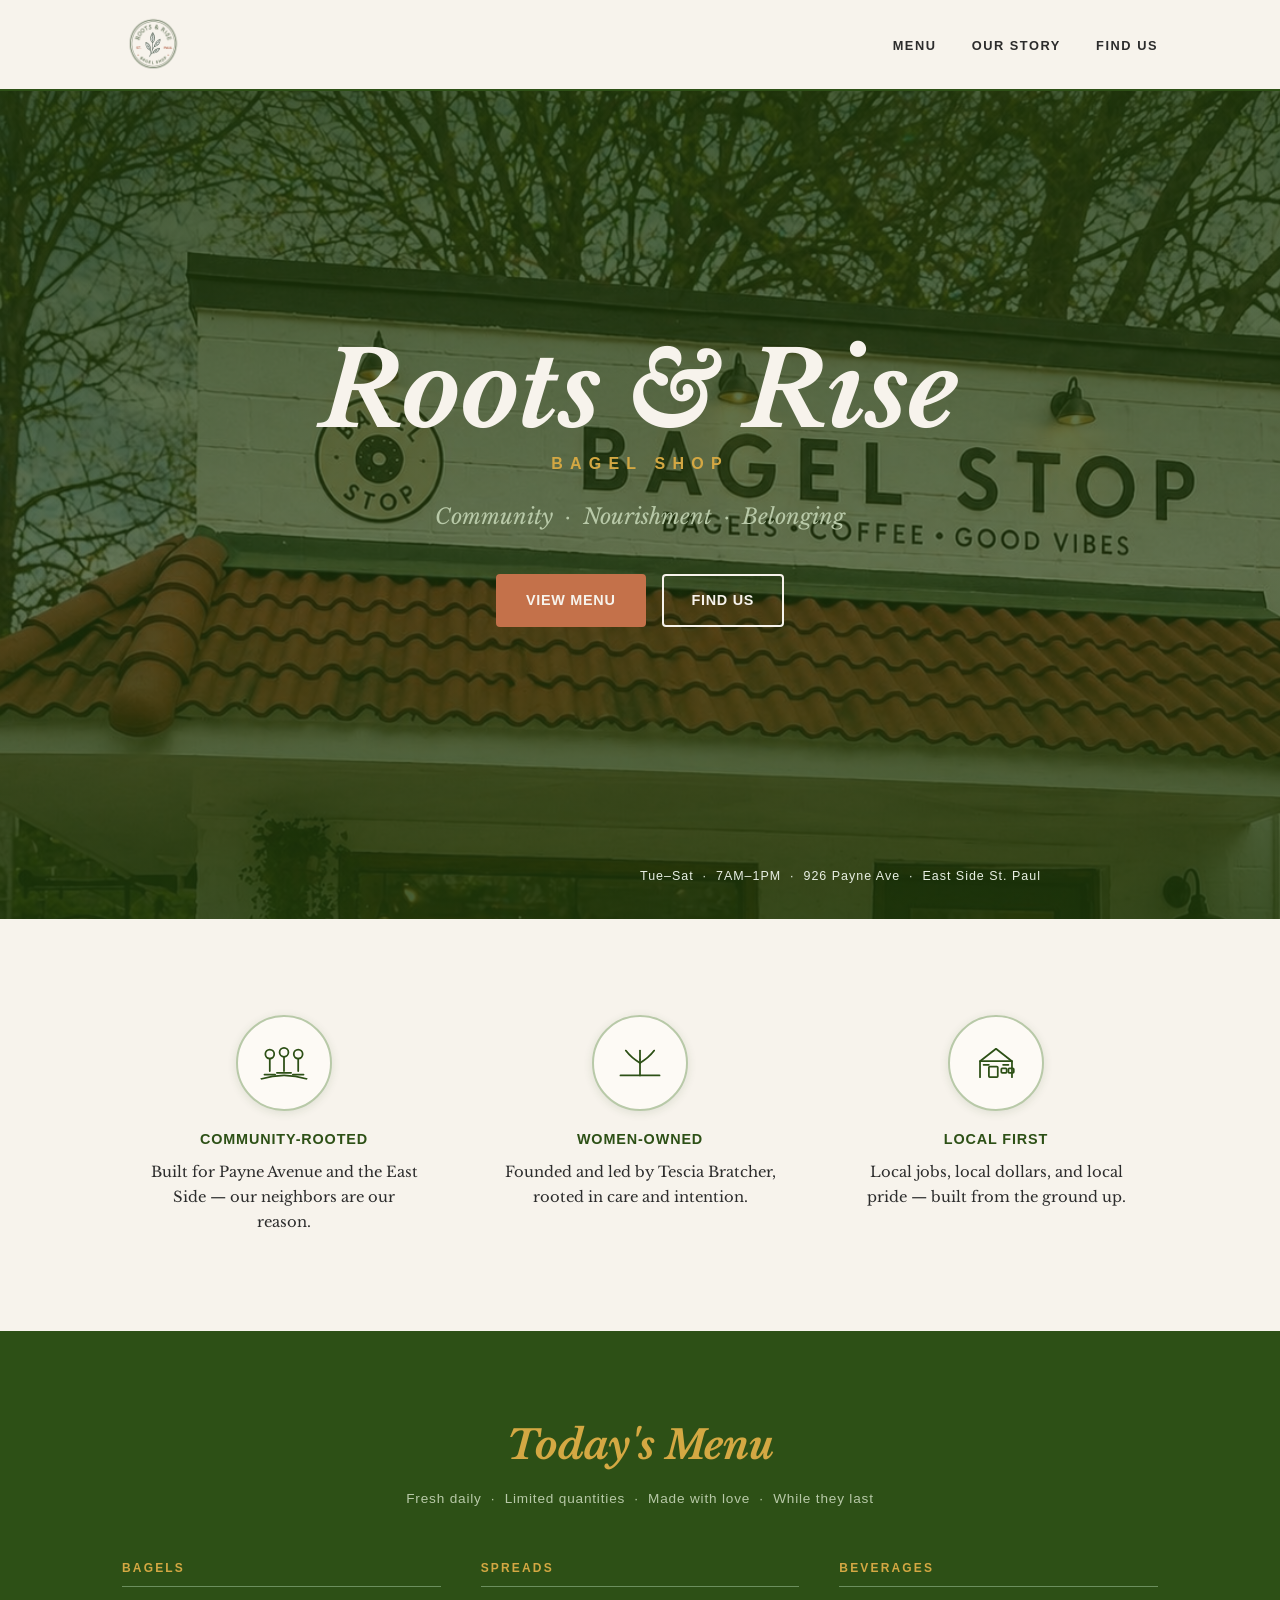
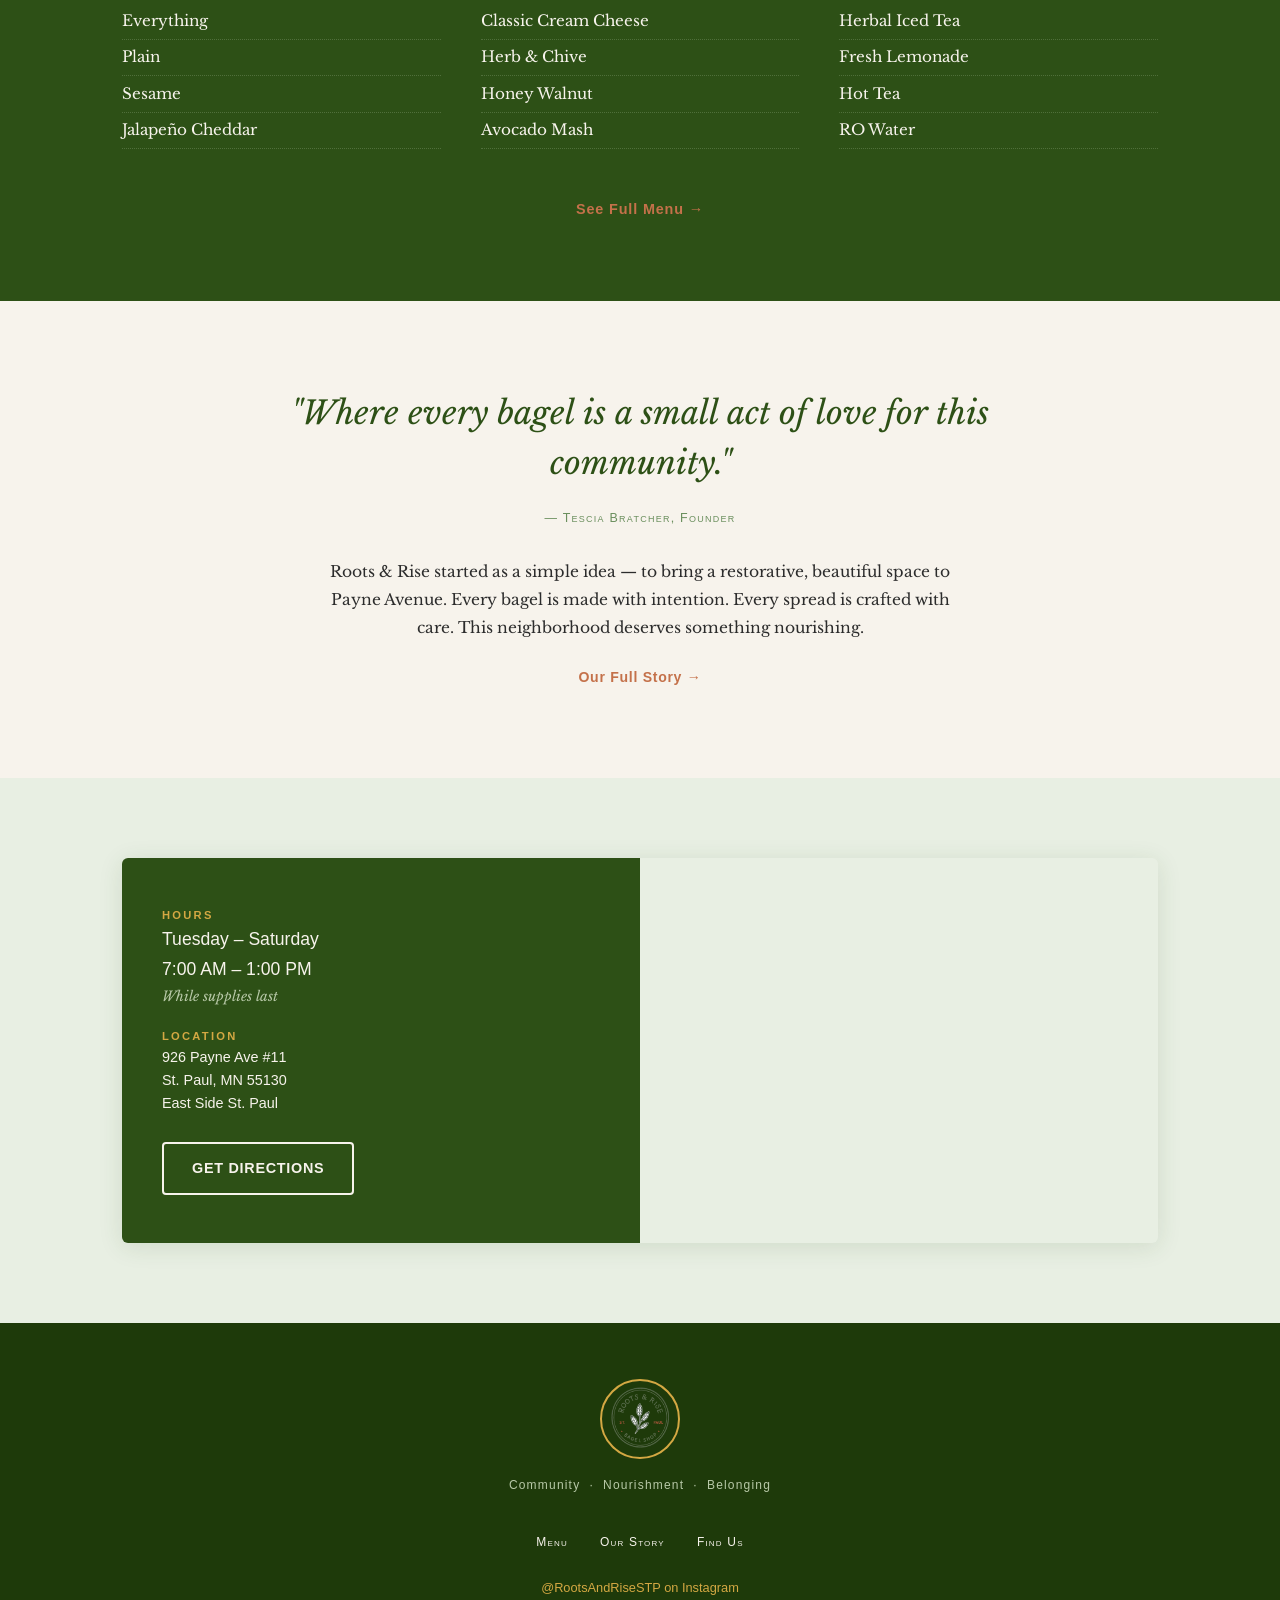
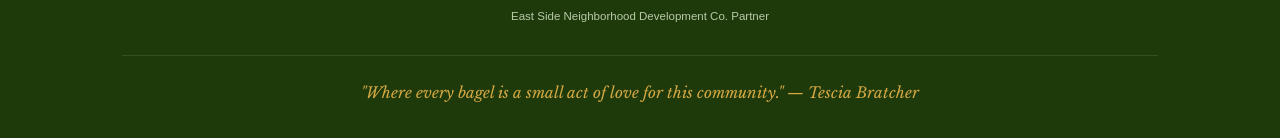
<file: index.html>
<!DOCTYPE html>
<html lang="en">
<head>
  <meta charset="UTF-8" />
  <meta name="viewport" content="width=device-width, initial-scale=1.0" />
  <title>Roots & Rise Bagel Shop — East Side St. Paul</title>
  <meta name="description" content="Women-owned, community-rooted grab-and-go bagel shop on Payne Avenue, East Side St. Paul, MN. Tue–Sat 7AM–1PM." />
  <link rel="preconnect" href="https://fonts.googleapis.com" />
  <link rel="preconnect" href="https://fonts.gstatic.com" crossorigin />
  <link href="https://fonts.googleapis.com/css2?family=Libre+Baskerville:ital,wght@0,400;0,700;1,400&display=swap" rel="stylesheet" />
  <link rel="stylesheet" href="style.css" />
</head>
<body>

  <!-- ===== NAVBAR ===== -->
  <nav class="navbar" role="navigation" aria-label="Main navigation">
    <div class="navbar__inner">
      <a href="index.html" class="navbar__logo" aria-label="Roots & Rise Bagel Shop — Home">
        <img src="images/logo.png" alt="Roots &amp; Rise Bagel Shop" class="navbar__logo-img" />
      </a>
      <ul class="navbar__links" role="list">
        <li><a href="menu.html">Menu</a></li>
        <li><a href="about.html">Our Story</a></li>
        <li><a href="contact.html">Find Us</a></li>
      </ul>
      <button class="navbar__hamburger" id="hamburger" aria-label="Toggle navigation" aria-expanded="false" aria-controls="navDrawer">
        <span></span>
        <span></span>
        <span></span>
      </button>
    </div>
    <div class="navbar__drawer" id="navDrawer" role="list">
      <a href="menu.html" role="listitem">Menu</a>
      <a href="about.html" role="listitem">Our Story</a>
      <a href="contact.html" role="listitem">Find Us</a>
    </div>
  </nav>

  <!-- ===== HERO ===== -->
  <section class="hero" aria-label="Hero">
    <div class="hero__content">
      <h1 class="hero__brand fade-up">Roots &amp; Rise</h1>
      <p class="hero__sub fade-up-delay-1">Bagel Shop</p>
      <p class="hero__tagline fade-up-delay-2">Community &nbsp;·&nbsp; Nourishment &nbsp;·&nbsp; Belonging</p>
      <div class="hero__ctas fade-up-delay-3">
        <a href="menu.html" class="btn-primary">View Menu</a>
        <a href="contact.html" class="btn-outline">Find Us</a>
      </div>
    </div>
    <p class="hero__footnote fade-up-delay-4">Tue–Sat &nbsp;·&nbsp; 7AM–1PM &nbsp;·&nbsp; 926 Payne Ave &nbsp;·&nbsp; East Side St. Paul</p>
  </section>

  <!-- ===== BRAND PILLARS ===== -->
  <section class="pillars" aria-label="Brand pillars">
    <div class="container">
      <div class="pillars__grid">
        <div class="pillar">
          <div class="pillar__icon" aria-hidden="true">
            <svg class="pillar__icon-svg" viewBox="0 0 64 64" role="presentation" focusable="false">
              <g fill="none" stroke="currentColor" stroke-width="2" stroke-linecap="round" stroke-linejoin="round">
                <path d="M6 50Q32 42 58 50" />
                <circle cx="16" cy="22" r="5" />
                <path d="M16 27v14M10 45h12" />
                <circle cx="32" cy="20" r="5" />
                <path d="M32 25v16M24 43h16" />
                <circle cx="48" cy="22" r="5" />
                <path d="M48 27v14M42 45h12" />
              </g>
            </svg>
          </div>
          <p class="pillar__label">Community-Rooted</p>
          <p class="pillar__body">Built for Payne Avenue and the East Side — our neighbors are our reason.</p>
        </div>
        <div class="pillar">
          <div class="pillar__icon" aria-hidden="true">
            <svg class="pillar__icon-svg" viewBox="0 0 64 64" role="presentation" focusable="false">
              <g fill="none" stroke="currentColor" stroke-width="2" stroke-linecap="round" stroke-linejoin="round">
                <path d="M10 46h44" />
                <path d="M32 46V28" />
                <path d="M32 32Q22 26 16 18" />
                <path d="M32 32Q42 26 48 18" />
                <path d="M32 28V18" />
              </g>
            </svg>
          </div>
          <p class="pillar__label">Women-Owned</p>
          <p class="pillar__body">Founded and led by Tescia Bratcher, rooted in care and intention.</p>
        </div>
        <div class="pillar">
          <div class="pillar__icon" aria-hidden="true">
            <svg class="pillar__icon-svg" viewBox="0 0 64 64" role="presentation" focusable="false">
              <g fill="none" stroke="currentColor" stroke-width="2" stroke-linecap="round" stroke-linejoin="round">
                <path d="M14 48V30h36v18" />
                <path d="M14 30 32 16l18 14" />
                <rect x="24" y="36" width="10" height="12" rx="1" />
                <rect x="38" y="38" width="6" height="5" rx="1" />
                <rect x="46" y="38" width="6" height="5" rx="1" />
                <path d="M18 34h6M40 34h6" />
              </g>
            </svg>
          </div>
          <p class="pillar__label">Local First</p>
          <p class="pillar__body">Local jobs, local dollars, and local pride — built from the ground up.</p>
        </div>
      </div>
    </div>
  </section>

  <!-- ===== MENU PREVIEW ===== -->
  <section class="menu-preview" aria-label="Menu preview">
    <div class="container">
      <h2 class="menu-preview__heading">Today's Menu</h2>
      <p class="menu-preview__sub">Fresh daily &nbsp;·&nbsp; Limited quantities &nbsp;·&nbsp; Made with love &nbsp;·&nbsp; While they last</p>
      <div class="menu-preview__grid">
        <div>
          <p class="menu-col__title">Bagels</p>
          <ul class="menu-col__items">
            <li>Everything</li>
            <li>Plain</li>
            <li>Sesame</li>
            <li>Jalapeño Cheddar</li>
          </ul>
        </div>
        <div>
          <p class="menu-col__title">Spreads</p>
          <ul class="menu-col__items">
            <li>Classic Cream Cheese</li>
            <li>Herb &amp; Chive</li>
            <li>Honey Walnut</li>
            <li>Avocado Mash</li>
          </ul>
        </div>
        <div>
          <p class="menu-col__title">Beverages</p>
          <ul class="menu-col__items">
            <li>Herbal Iced Tea</li>
            <li>Fresh Lemonade</li>
            <li>Hot Tea</li>
            <li>RO Water</li>
          </ul>
        </div>
      </div>
      <a href="menu.html" class="menu-preview__cta">See Full Menu &rarr;</a>
    </div>
  </section>

  <!-- ===== PULL QUOTE / ABOUT TEASER ===== -->
  <section class="pull-quote" aria-label="About teaser">
    <blockquote>
      <p class="pull-quote__text">"Where every bagel is a small act of love for this community."</p>
      <footer class="pull-quote__attribution">— Tescia Bratcher, Founder</footer>
    </blockquote>
    <p style="font-family:'Libre Baskerville',serif; font-size:0.97rem; color:var(--charcoal); max-width:620px; margin:1.8rem auto 0; text-align:center; line-height:1.8;">
      Roots &amp; Rise started as a simple idea — to bring a restorative, beautiful space to Payne Avenue. Every bagel is made with intention. Every spread is crafted with care. This neighborhood deserves something nourishing.
    </p>
    <a href="about.html" class="pull-quote__link">Our Full Story &rarr;</a>
  </section>

  <!-- ===== HOURS & LOCATION ===== -->
  <section class="location section-pad" aria-label="Hours and location">
    <div class="container">
      <div class="location__grid">
        <div class="location__card">
          <div>
            <p class="location__label">Hours</p>
            <p class="location__hours">Tuesday – Saturday<br>7:00 AM – 1:00 PM</p>
            <p class="location__note">While supplies last</p>
          </div>
          <div>
            <p class="location__label">Location</p>
            <p class="location__address">926 Payne Ave #11<br>St. Paul, MN 55130<br>East Side St. Paul</p>
          </div>
          <a href="contact.html" class="btn-outline" style="align-self:flex-start; margin-top:0.5rem;">Get Directions</a>
        </div>
        <div class="location__map">
          <iframe
            title="Roots and Rise Bagel Shop location map"
            src="https://www.google.com/maps/embed?pb=!1m18!1m12!1m3!1d2822.6!2d-93.0697!3d44.9538!2m3!1f0!2f0!3f0!3m2!1i1024!2i768!4f13.1!3m3!1m2!1s0x87f6290c8c6d4c6f%3A0x7a0000000000001!2s926+Payne+Ave%2C+St.+Paul%2C+MN+55130!5e0!3m2!1sen!2sus!4v1700000000000"
            allowfullscreen=""
            loading="lazy"
            referrerpolicy="no-referrer-when-downgrade">
          </iframe>
        </div>
      </div>
    </div>
  </section>

  <!-- ===== FOOTER ===== -->
  <footer class="footer" role="contentinfo">
    <div class="container">
      <img src="images/logo.png" alt="Roots &amp; Rise Bagel Shop" class="footer__logo-img" />
      <p class="footer__tagline">Community &nbsp;·&nbsp; Nourishment &nbsp;·&nbsp; Belonging</p>
      <nav aria-label="Footer navigation">
        <ul class="footer__nav">
          <li><a href="menu.html">Menu</a></li>
          <li><a href="about.html">Our Story</a></li>
          <li><a href="contact.html">Find Us</a></li>
        </ul>
      </nav>
      <p class="footer__instagram">@RootsAndRiseSTP on Instagram</p>
      <p class="footer__partner">East Side Neighborhood Development Co. Partner</p>
      <p class="footer__bottom-quote">"Where every bagel is a small act of love for this community." — Tescia Bratcher</p>
    </div>
  </footer>

  <script>
    const hamburger = document.getElementById('hamburger');
    const navDrawer = document.getElementById('navDrawer');
    hamburger.addEventListener('click', function () {
      const isOpen = navDrawer.classList.toggle('open');
      hamburger.setAttribute('aria-expanded', isOpen);
    });
  </script>

</body>
</html>
</file>
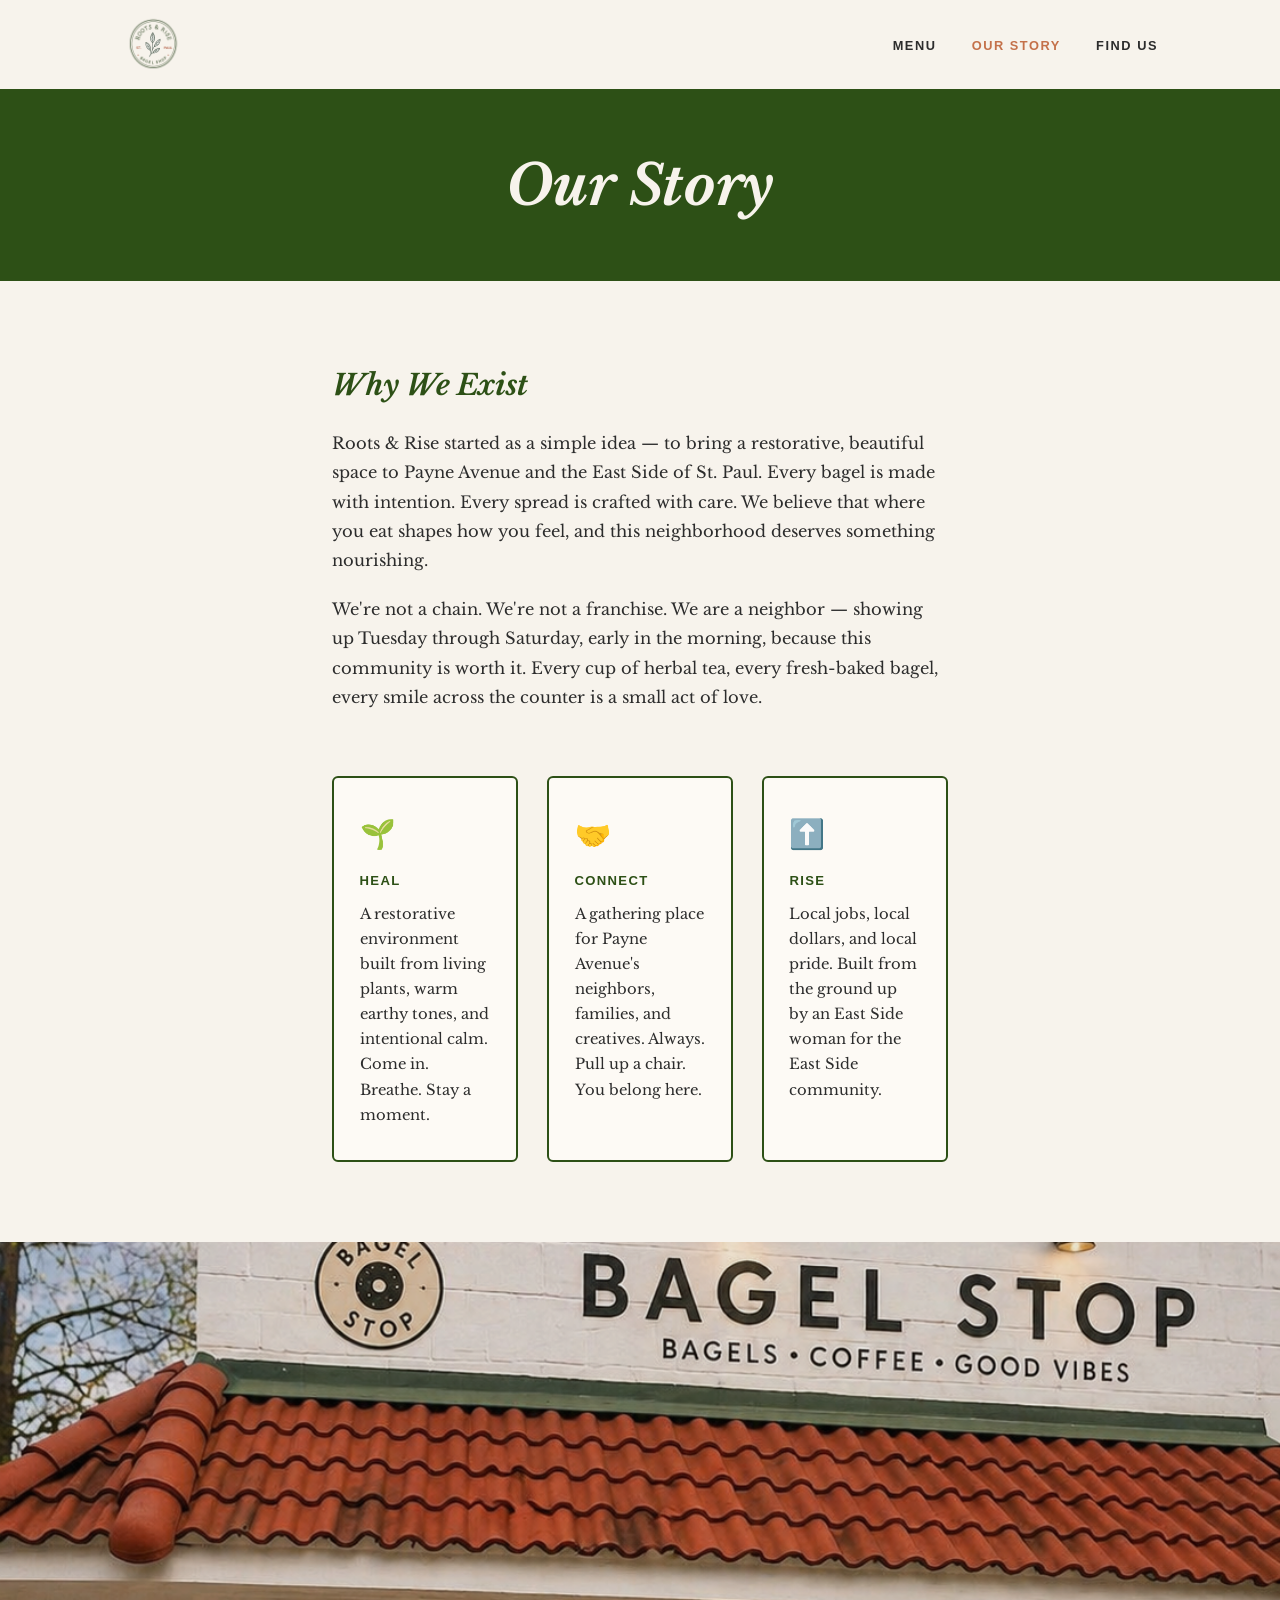
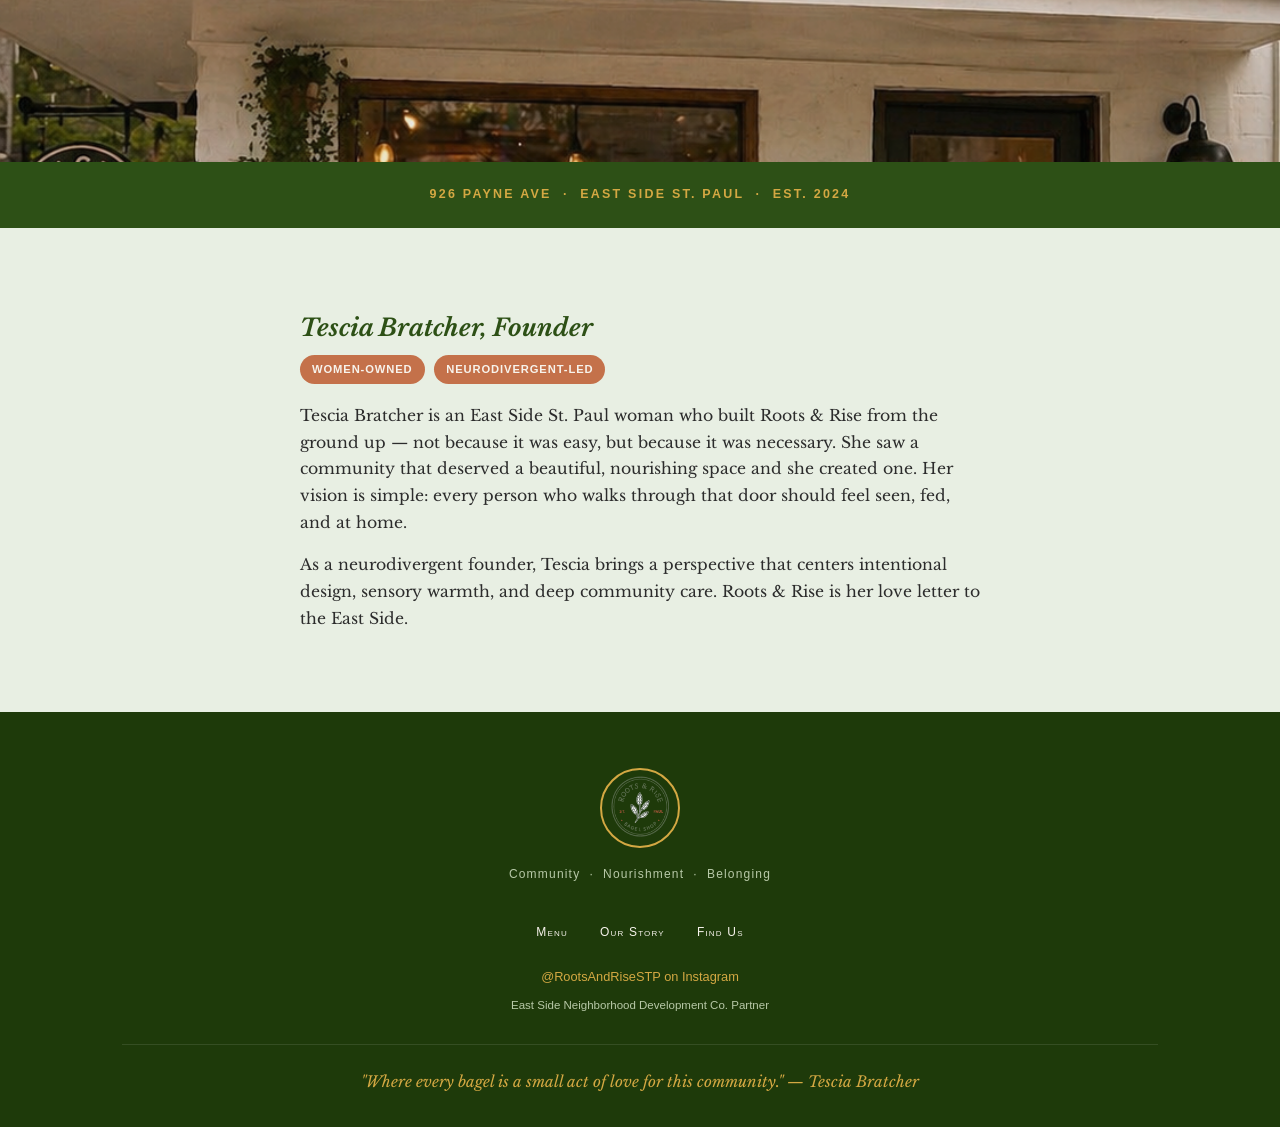
<file: about.html>
<!DOCTYPE html>
<html lang="en">
<head>
  <meta charset="UTF-8" />
  <meta name="viewport" content="width=device-width, initial-scale=1.0" />
  <title>Our Story — Roots & Rise Bagel Shop</title>
  <meta name="description" content="Learn about Roots & Rise — a women-owned, neurodivergent-led bagel shop on Payne Avenue, East Side St. Paul, MN, founded by Tescia Bratcher." />
  <link rel="preconnect" href="https://fonts.googleapis.com" />
  <link rel="preconnect" href="https://fonts.gstatic.com" crossorigin />
  <link href="https://fonts.googleapis.com/css2?family=Libre+Baskerville:ital,wght@0,400;0,700;1,400&display=swap" rel="stylesheet" />
  <link rel="stylesheet" href="style.css" />
</head>
<body>

  <!-- ===== NAVBAR ===== -->
  <nav class="navbar" role="navigation" aria-label="Main navigation">
    <div class="navbar__inner">
      <a href="index.html" class="navbar__logo" aria-label="Roots & Rise Bagel Shop — Home">
        <img src="images/logo.png" alt="Roots &amp; Rise Bagel Shop" class="navbar__logo-img" />
      </a>
      <ul class="navbar__links" role="list">
        <li><a href="menu.html">Menu</a></li>
        <li><a href="about.html" class="active">Our Story</a></li>
        <li><a href="contact.html">Find Us</a></li>
      </ul>
      <button class="navbar__hamburger" id="hamburger" aria-label="Toggle navigation" aria-expanded="false" aria-controls="navDrawer">
        <span></span>
        <span></span>
        <span></span>
      </button>
    </div>
    <div class="navbar__drawer" id="navDrawer" role="list">
      <a href="menu.html" role="listitem">Menu</a>
      <a href="about.html" role="listitem">Our Story</a>
      <a href="contact.html" role="listitem">Find Us</a>
    </div>
  </nav>

  <!-- ===== PAGE HERO ===== -->
  <section class="page-hero" aria-label="Our Story hero">
    <h1 class="page-hero__heading fade-up">Our Story</h1>
  </section>

  <!-- ===== STORY SECTION ===== -->
  <main>
    <section class="story-section" aria-labelledby="why-we-exist">
      <div class="container" style="max-width: 680px;">
        <h2 class="story-section__heading" id="why-we-exist">Why We Exist</h2>
        <p class="story-section__body">
          Roots &amp; Rise started as a simple idea — to bring a restorative, beautiful space to Payne Avenue and the East Side of St. Paul. Every bagel is made with intention. Every spread is crafted with care. We believe that where you eat shapes how you feel, and this neighborhood deserves something nourishing.
        </p>
        <p class="story-section__body" style="margin-top:1.2rem;">
          We're not a chain. We're not a franchise. We are a neighbor — showing up Tuesday through Saturday, early in the morning, because this community is worth it. Every cup of herbal tea, every fresh-baked bagel, every smile across the counter is a small act of love.
        </p>

        <!-- Pillar Cards -->
        <div class="pillar-cards">
          <div class="pillar-card">
            <div class="pillar-card__icon" aria-hidden="true">🌱</div>
            <p class="pillar-card__title">Heal</p>
            <p class="pillar-card__body">A restorative environment built from living plants, warm earthy tones, and intentional calm. Come in. Breathe. Stay a moment.</p>
          </div>
          <div class="pillar-card">
            <div class="pillar-card__icon" aria-hidden="true">🤝</div>
            <p class="pillar-card__title">Connect</p>
            <p class="pillar-card__body">A gathering place for Payne Avenue's neighbors, families, and creatives. Always. Pull up a chair. You belong here.</p>
          </div>
          <div class="pillar-card">
            <div class="pillar-card__icon" aria-hidden="true">⬆️</div>
            <p class="pillar-card__title">Rise</p>
            <p class="pillar-card__body">Local jobs, local dollars, and local pride. Built from the ground up by an East Side woman for the East Side community.</p>
          </div>
        </div>
      </div>
    </section>

    <!-- ===== BUILDING PHOTO ===== -->
    <section class="our-space" aria-label="Our shop">
      <img src="images/building.png" alt="Roots &amp; Rise Bagel Shop on Payne Avenue, East Side St. Paul" class="our-space__img" />
      <div class="our-space__caption">
        <p class="our-space__caption-text">926 Payne Ave &nbsp;·&nbsp; East Side St. Paul &nbsp;·&nbsp; Est. 2024</p>
      </div>
    </section>

    <!-- ===== FOUNDER SECTION ===== -->
    <section class="founder-section" aria-labelledby="founder-heading">
      <div class="founder-section__inner">
        <h2 class="founder-section__name" id="founder-heading">Tescia Bratcher, Founder</h2>
        <div class="founder-section__badges">
          <span class="badge">Women-Owned</span>
          <span class="badge">Neurodivergent-Led</span>
        </div>
        <p class="founder-section__bio">
          Tescia Bratcher is an East Side St. Paul woman who built Roots &amp; Rise from the ground up — not because it was easy, but because it was necessary. She saw a community that deserved a beautiful, nourishing space and she created one. Her vision is simple: every person who walks through that door should feel seen, fed, and at home.
        </p>
        <p class="founder-section__bio" style="margin-top:1rem;">
          As a neurodivergent founder, Tescia brings a perspective that centers intentional design, sensory warmth, and deep community care. Roots &amp; Rise is her love letter to the East Side.
        </p>
      </div>
    </section>
  </main>

  <!-- ===== FOOTER ===== -->
  <footer class="footer" role="contentinfo">
    <div class="container">
      <img src="images/logo.png" alt="Roots &amp; Rise Bagel Shop" class="footer__logo-img" />
      <p class="footer__tagline">Community &nbsp;·&nbsp; Nourishment &nbsp;·&nbsp; Belonging</p>
      <nav aria-label="Footer navigation">
        <ul class="footer__nav">
          <li><a href="menu.html">Menu</a></li>
          <li><a href="about.html">Our Story</a></li>
          <li><a href="contact.html">Find Us</a></li>
        </ul>
      </nav>
      <p class="footer__instagram">@RootsAndRiseSTP on Instagram</p>
      <p class="footer__partner">East Side Neighborhood Development Co. Partner</p>
      <p class="footer__bottom-quote">"Where every bagel is a small act of love for this community." — Tescia Bratcher</p>
    </div>
  </footer>

  <script>
    const hamburger = document.getElementById('hamburger');
    const navDrawer = document.getElementById('navDrawer');
    hamburger.addEventListener('click', function () {
      const isOpen = navDrawer.classList.toggle('open');
      hamburger.setAttribute('aria-expanded', isOpen);
    });
  </script>

</body>
</html>
</file>
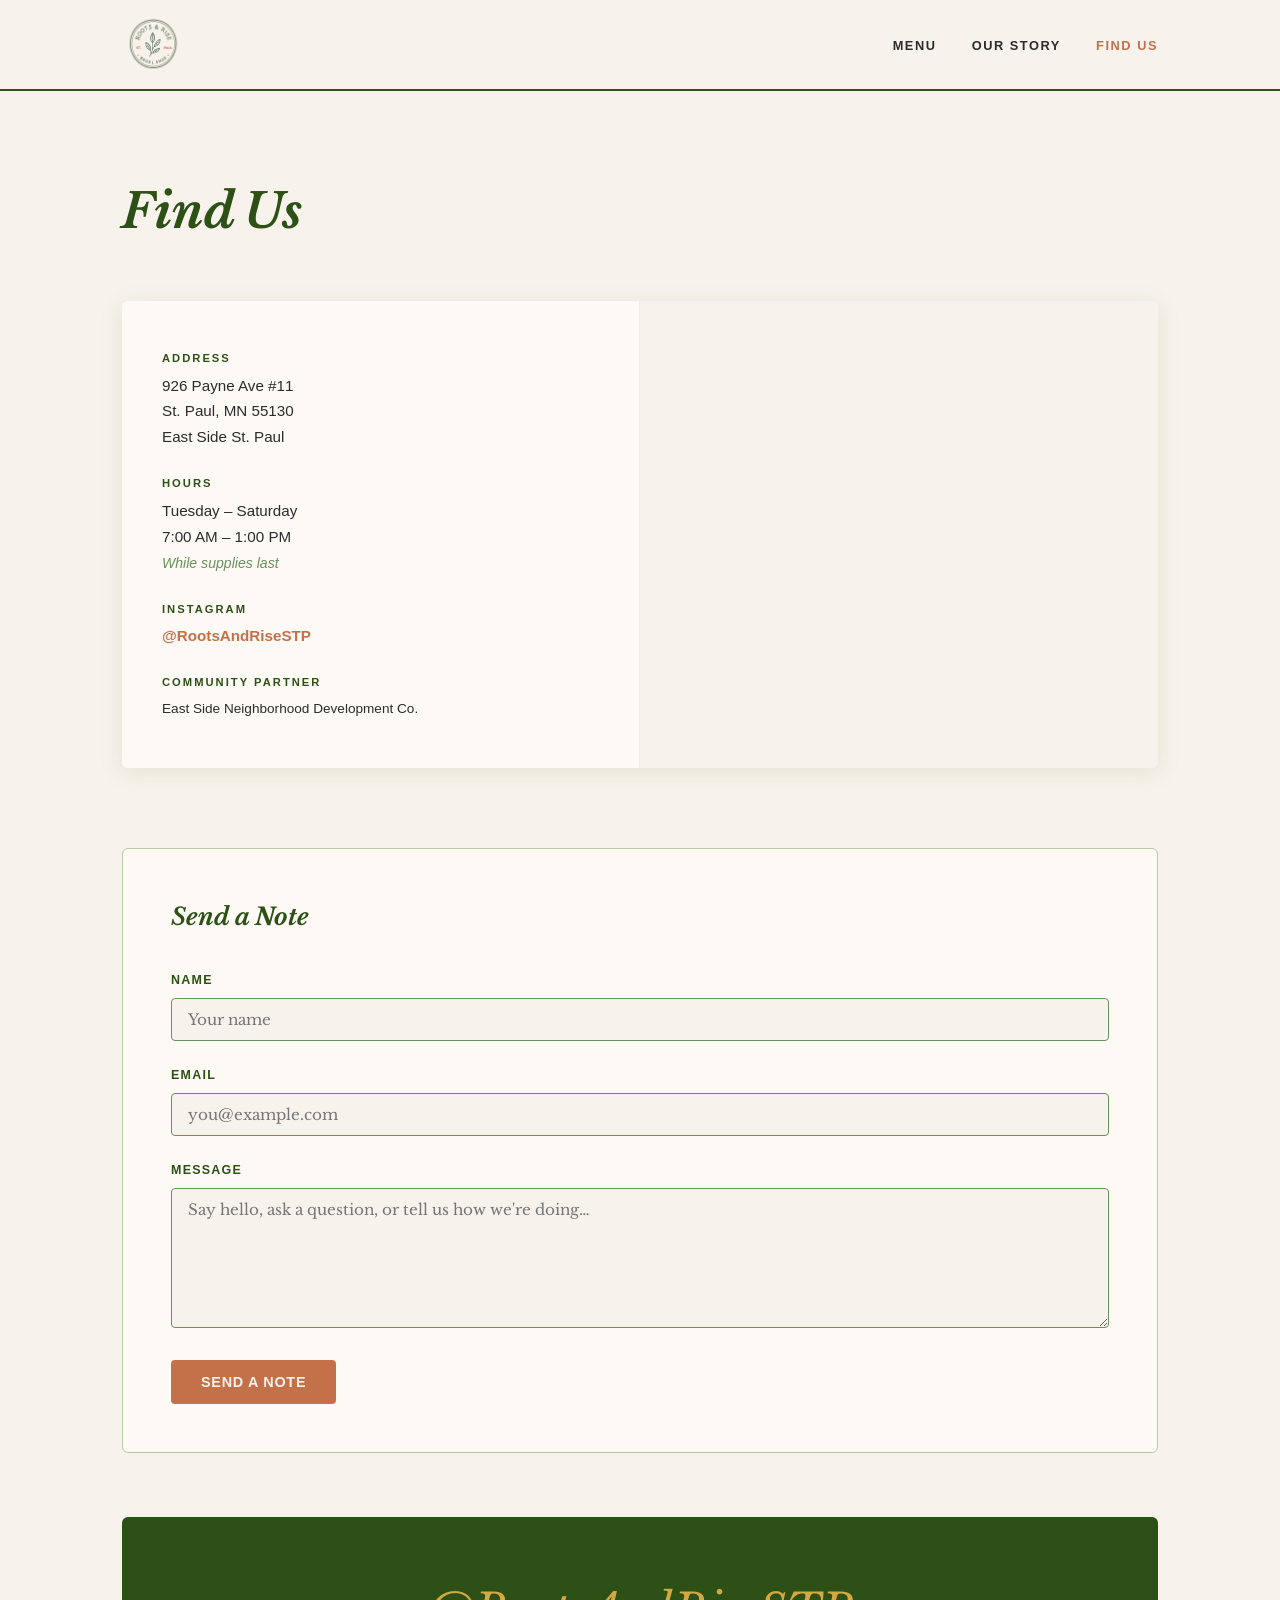
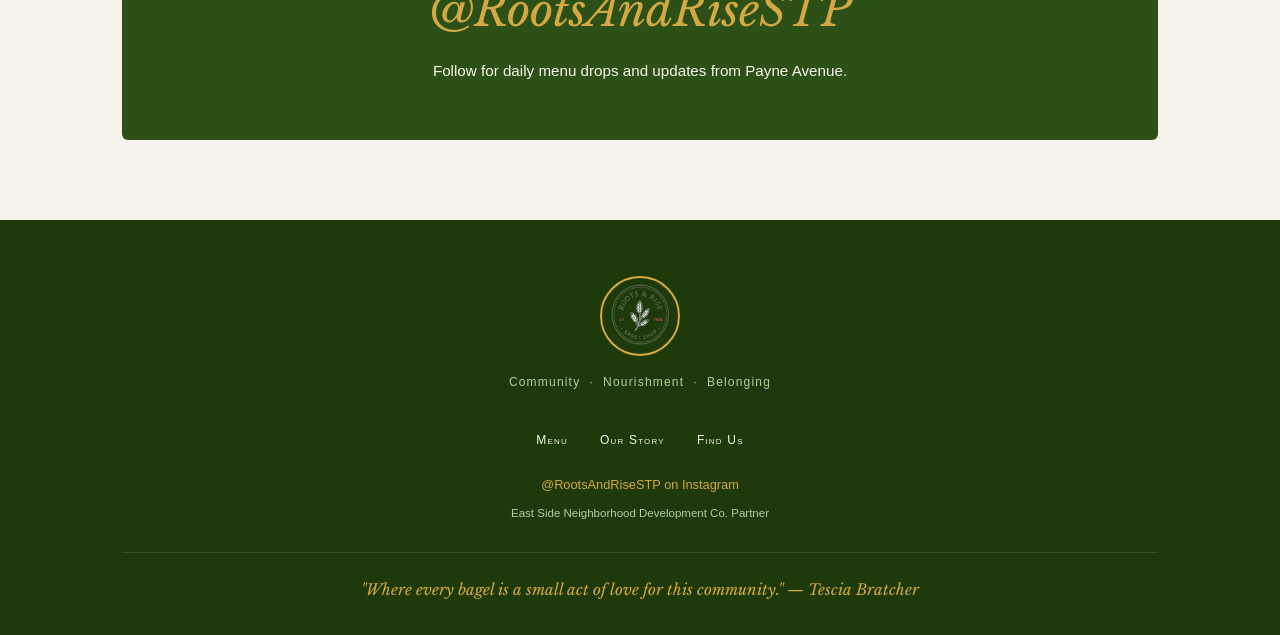
<file: contact.html>
<!DOCTYPE html>
<html lang="en">
<head>
  <meta charset="UTF-8" />
  <meta name="viewport" content="width=device-width, initial-scale=1.0" />
  <title>Find Us — Roots & Rise Bagel Shop</title>
  <meta name="description" content="Find Roots & Rise Bagel Shop at 926 Payne Ave #11, St. Paul MN 55130. Open Tue–Sat 7AM–1PM. Follow @RootsAndRiseSTP on Instagram." />
  <link rel="preconnect" href="https://fonts.googleapis.com" />
  <link rel="preconnect" href="https://fonts.gstatic.com" crossorigin />
  <link href="https://fonts.googleapis.com/css2?family=Libre+Baskerville:ital,wght@0,400;0,700;1,400&display=swap" rel="stylesheet" />
  <link rel="stylesheet" href="style.css" />
</head>
<body>

  <!-- ===== NAVBAR ===== -->
  <nav class="navbar" role="navigation" aria-label="Main navigation">
    <div class="navbar__inner">
      <a href="index.html" class="navbar__logo" aria-label="Roots & Rise Bagel Shop — Home">
        <img src="images/logo.png" alt="Roots &amp; Rise Bagel Shop" class="navbar__logo-img" />
      </a>
      <ul class="navbar__links" role="list">
        <li><a href="menu.html">Menu</a></li>
        <li><a href="about.html">Our Story</a></li>
        <li><a href="contact.html" class="active">Find Us</a></li>
      </ul>
      <button class="navbar__hamburger" id="hamburger" aria-label="Toggle navigation" aria-expanded="false" aria-controls="navDrawer">
        <span></span>
        <span></span>
        <span></span>
      </button>
    </div>
    <div class="navbar__drawer" id="navDrawer" role="list">
      <a href="menu.html" role="listitem">Menu</a>
      <a href="about.html" role="listitem">Our Story</a>
      <a href="contact.html" role="listitem">Find Us</a>
    </div>
  </nav>

  <!-- ===== CONTACT PAGE ===== -->
  <main class="contact-page" aria-label="Contact and location">
    <div class="container">
      <h1 class="contact-page__heading fade-up">Find Us</h1>

      <!-- Info + Map Grid -->
      <div class="contact-info-grid">
        <div class="contact-info">
          <p class="contact-info__label">Address</p>
          <p class="contact-info__value">926 Payne Ave #11<br>St. Paul, MN 55130<br>East Side St. Paul</p>

          <p class="contact-info__label">Hours</p>
          <p class="contact-info__value">Tuesday – Saturday<br>7:00 AM – 1:00 PM<br><span style="font-style:italic; color:var(--sage); font-size:0.88rem;">While supplies last</span></p>

          <p class="contact-info__label">Instagram</p>
          <p class="contact-info__instagram">@RootsAndRiseSTP</p>

          <p class="contact-info__label" style="margin-top:1.5rem;">Community Partner</p>
          <p class="contact-info__value" style="font-size:0.85rem;">East Side Neighborhood Development Co.</p>
        </div>
        <div class="contact-map">
          <iframe
            title="Roots and Rise Bagel Shop location map"
            src="https://www.google.com/maps/embed?pb=!1m18!1m12!1m3!1d2822.6!2d-93.0697!3d44.9538!2m3!1f0!2f0!3f0!3m2!1i1024!2i768!4f13.1!3m3!1m2!1s0x87f6290c8c6d4c6f%3A0x7a0000000000001!2s926+Payne+Ave%2C+St.+Paul%2C+MN+55130!5e0!3m2!1sen!2sus!4v1700000000000"
            allowfullscreen=""
            loading="lazy"
            referrerpolicy="no-referrer-when-downgrade">
          </iframe>
        </div>
      </div>

      <!-- Contact Form -->
      <div class="contact-form-section">
        <h2 class="contact-form-section__heading">Send a Note</h2>
        <form action="mailto:hello@rootsandrise.com" method="post" enctype="text/plain" novalidate>
          <div class="form-field">
            <label for="name">Name</label>
            <input type="text" id="name" name="name" placeholder="Your name" autocomplete="name" required />
          </div>
          <div class="form-field">
            <label for="email">Email</label>
            <input type="email" id="email" name="email" placeholder="you@example.com" autocomplete="email" required />
          </div>
          <div class="form-field">
            <label for="message">Message</label>
            <textarea id="message" name="message" placeholder="Say hello, ask a question, or tell us how we're doing…" required></textarea>
          </div>
          <button type="submit" class="btn-primary">Send a Note</button>
        </form>
      </div>

      <!-- Instagram CTA -->
      <div class="instagram-cta" role="complementary" aria-label="Instagram call to action">
        <p class="instagram-cta__handle">@RootsAndRiseSTP</p>
        <p class="instagram-cta__caption">Follow for daily menu drops and updates from Payne Avenue.</p>
      </div>

    </div>
  </main>

  <!-- ===== FOOTER ===== -->
  <footer class="footer" role="contentinfo">
    <div class="container">
      <img src="images/logo.png" alt="Roots &amp; Rise Bagel Shop" class="footer__logo-img" />
      <p class="footer__tagline">Community &nbsp;·&nbsp; Nourishment &nbsp;·&nbsp; Belonging</p>
      <nav aria-label="Footer navigation">
        <ul class="footer__nav">
          <li><a href="menu.html">Menu</a></li>
          <li><a href="about.html">Our Story</a></li>
          <li><a href="contact.html">Find Us</a></li>
        </ul>
      </nav>
      <p class="footer__instagram">@RootsAndRiseSTP on Instagram</p>
      <p class="footer__partner">East Side Neighborhood Development Co. Partner</p>
      <p class="footer__bottom-quote">"Where every bagel is a small act of love for this community." — Tescia Bratcher</p>
    </div>
  </footer>

  <script>
    const hamburger = document.getElementById('hamburger');
    const navDrawer = document.getElementById('navDrawer');
    hamburger.addEventListener('click', function () {
      const isOpen = navDrawer.classList.toggle('open');
      hamburger.setAttribute('aria-expanded', isOpen);
    });
  </script>

</body>
</html>
</file>
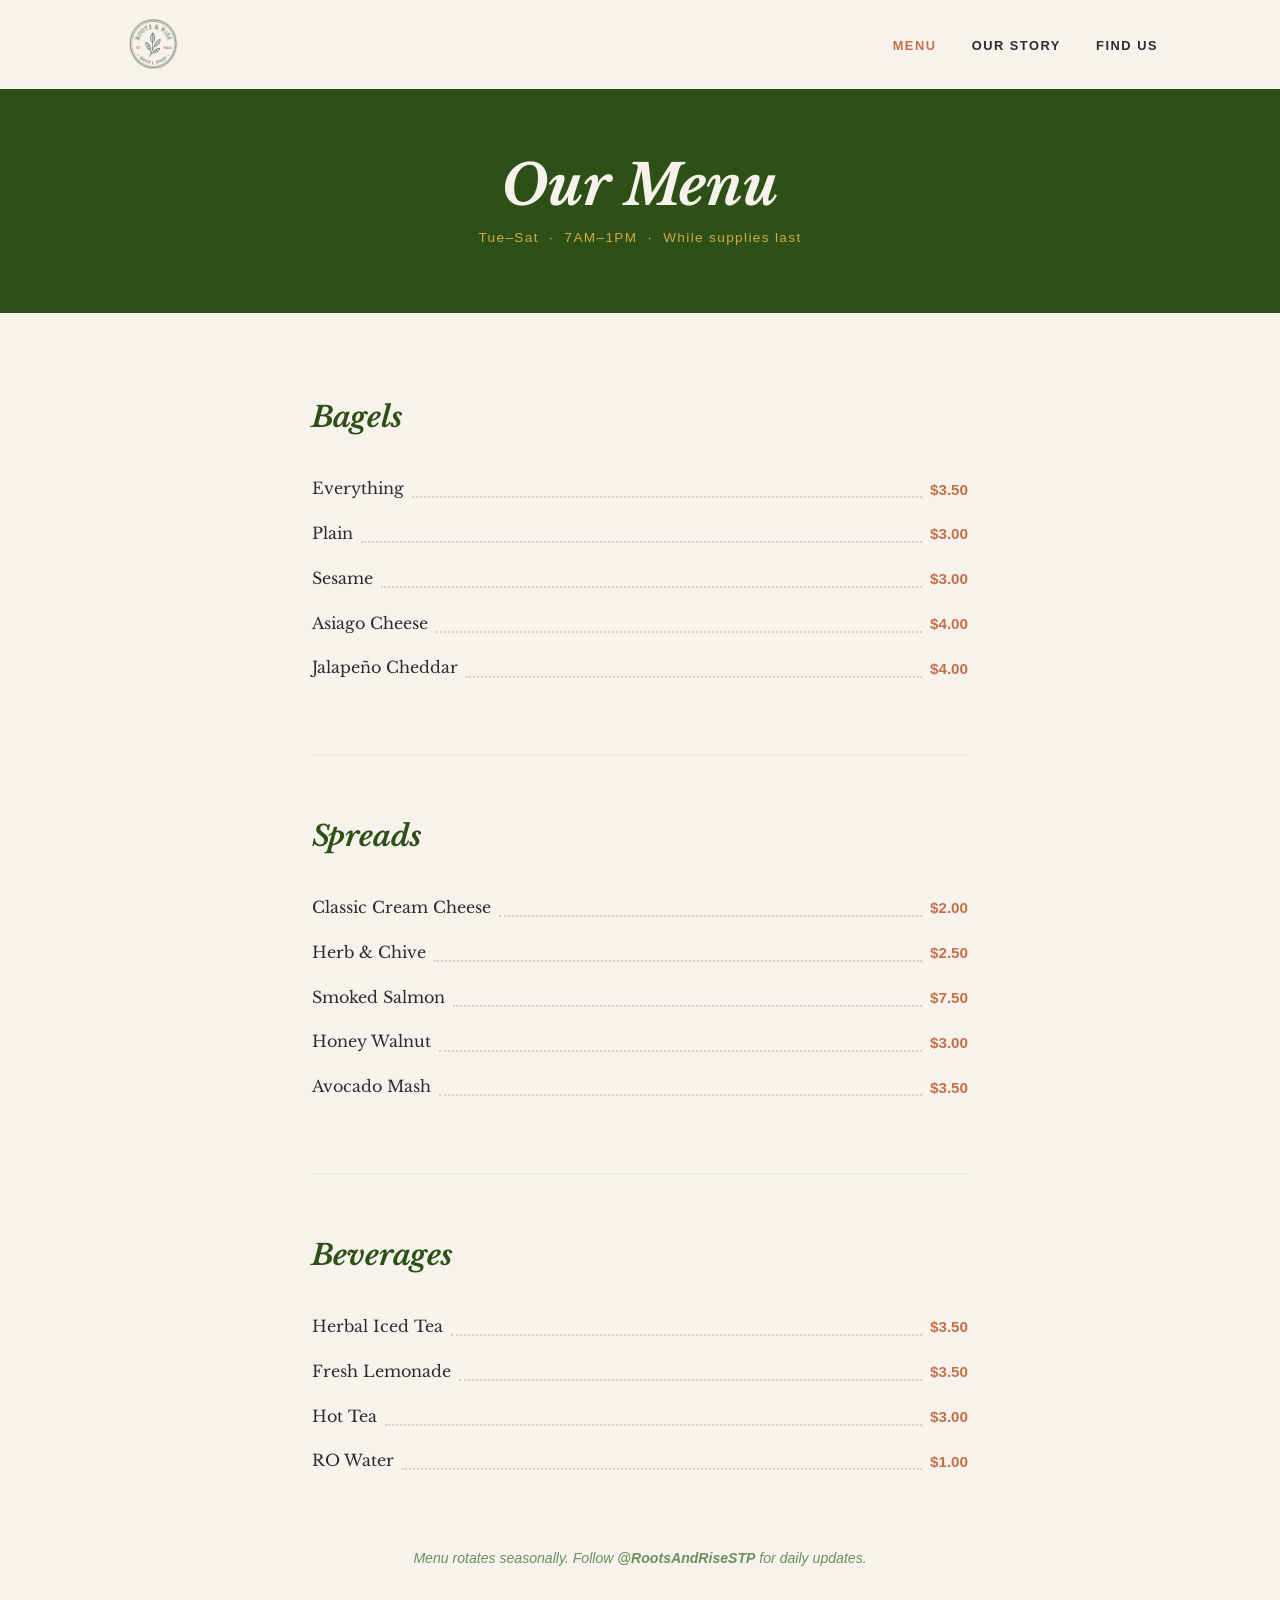
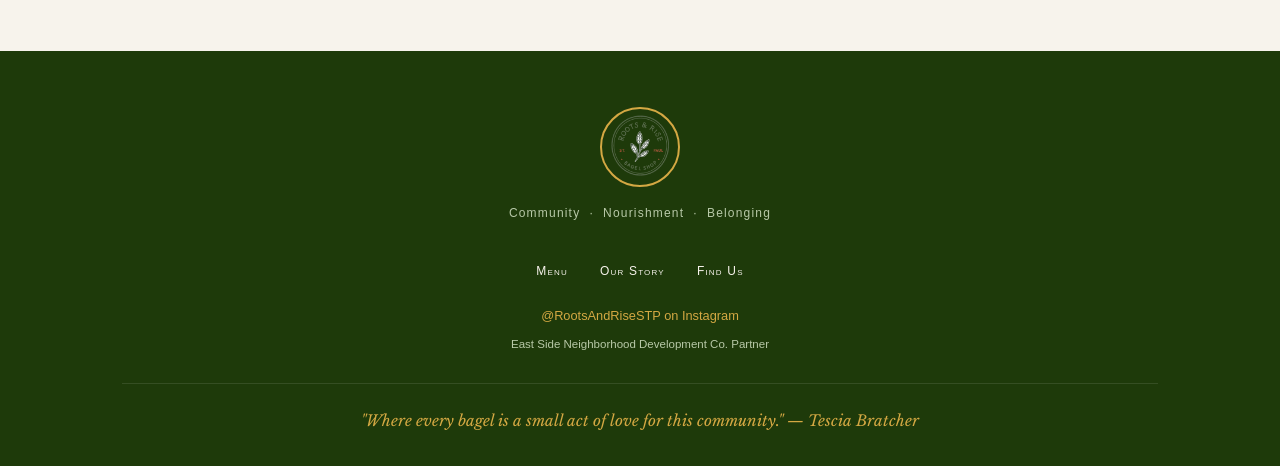
<file: menu.html>
<!DOCTYPE html>
<html lang="en">
<head>
  <meta charset="UTF-8" />
  <meta name="viewport" content="width=device-width, initial-scale=1.0" />
  <title>Menu — Roots & Rise Bagel Shop</title>
  <meta name="description" content="Full menu for Roots & Rise Bagel Shop. Bagels, spreads, and beverages. Tue–Sat 7AM–1PM, while supplies last." />
  <link rel="preconnect" href="https://fonts.googleapis.com" />
  <link rel="preconnect" href="https://fonts.gstatic.com" crossorigin />
  <link href="https://fonts.googleapis.com/css2?family=Libre+Baskerville:ital,wght@0,400;0,700;1,400&display=swap" rel="stylesheet" />
  <link rel="stylesheet" href="style.css" />
</head>
<body>

  <!-- ===== NAVBAR ===== -->
  <nav class="navbar" role="navigation" aria-label="Main navigation">
    <div class="navbar__inner">
      <a href="index.html" class="navbar__logo" aria-label="Roots & Rise Bagel Shop — Home">
        <img src="images/logo.png" alt="Roots &amp; Rise Bagel Shop" class="navbar__logo-img" />
      </a>
      <ul class="navbar__links" role="list">
        <li><a href="menu.html" class="active">Menu</a></li>
        <li><a href="about.html">Our Story</a></li>
        <li><a href="contact.html">Find Us</a></li>
      </ul>
      <button class="navbar__hamburger" id="hamburger" aria-label="Toggle navigation" aria-expanded="false" aria-controls="navDrawer">
        <span></span>
        <span></span>
        <span></span>
      </button>
    </div>
    <div class="navbar__drawer" id="navDrawer" role="list">
      <a href="menu.html" role="listitem">Menu</a>
      <a href="about.html" role="listitem">Our Story</a>
      <a href="contact.html" role="listitem">Find Us</a>
    </div>
  </nav>

  <!-- ===== PAGE HERO ===== -->
  <section class="page-hero" aria-label="Menu page hero">
    <h1 class="page-hero__heading fade-up">Our Menu</h1>
    <p class="page-hero__sub fade-up-delay-1">Tue–Sat &nbsp;·&nbsp; 7AM–1PM &nbsp;·&nbsp; While supplies last</p>
  </section>

  <!-- ===== MENU SECTIONS ===== -->
  <main class="menu-page" aria-label="Full menu">
    <div class="container" style="max-width:720px;">

      <!-- BAGELS -->
      <section class="menu-section" aria-labelledby="bagels-heading">
        <h2 class="menu-section__heading" id="bagels-heading">Bagels</h2>
        <div class="menu-item">
          <span class="menu-item__name">Everything</span>
          <span class="menu-item__leader" aria-hidden="true"></span>
          <span class="menu-item__price">$3.50</span>
        </div>
        <div class="menu-item">
          <span class="menu-item__name">Plain</span>
          <span class="menu-item__leader" aria-hidden="true"></span>
          <span class="menu-item__price">$3.00</span>
        </div>
        <div class="menu-item">
          <span class="menu-item__name">Sesame</span>
          <span class="menu-item__leader" aria-hidden="true"></span>
          <span class="menu-item__price">$3.00</span>
        </div>
        <div class="menu-item">
          <span class="menu-item__name">Asiago Cheese</span>
          <span class="menu-item__leader" aria-hidden="true"></span>
          <span class="menu-item__price">$4.00</span>
        </div>
        <div class="menu-item">
          <span class="menu-item__name">Jalapeño Cheddar</span>
          <span class="menu-item__leader" aria-hidden="true"></span>
          <span class="menu-item__price">$4.00</span>
        </div>
      </section>

      <!-- SPREADS -->
      <section class="menu-section" aria-labelledby="spreads-heading">
        <h2 class="menu-section__heading" id="spreads-heading">Spreads</h2>
        <div class="menu-item">
          <span class="menu-item__name">Classic Cream Cheese</span>
          <span class="menu-item__leader" aria-hidden="true"></span>
          <span class="menu-item__price">$2.00</span>
        </div>
        <div class="menu-item">
          <span class="menu-item__name">Herb &amp; Chive</span>
          <span class="menu-item__leader" aria-hidden="true"></span>
          <span class="menu-item__price">$2.50</span>
        </div>
        <div class="menu-item">
          <span class="menu-item__name">Smoked Salmon</span>
          <span class="menu-item__leader" aria-hidden="true"></span>
          <span class="menu-item__price">$7.50</span>
        </div>
        <div class="menu-item">
          <span class="menu-item__name">Honey Walnut</span>
          <span class="menu-item__leader" aria-hidden="true"></span>
          <span class="menu-item__price">$3.00</span>
        </div>
        <div class="menu-item">
          <span class="menu-item__name">Avocado Mash</span>
          <span class="menu-item__leader" aria-hidden="true"></span>
          <span class="menu-item__price">$3.50</span>
        </div>
      </section>

      <!-- BEVERAGES -->
      <section class="menu-section" aria-labelledby="beverages-heading">
        <h2 class="menu-section__heading" id="beverages-heading">Beverages</h2>
        <div class="menu-item">
          <span class="menu-item__name">Herbal Iced Tea</span>
          <span class="menu-item__leader" aria-hidden="true"></span>
          <span class="menu-item__price">$3.50</span>
        </div>
        <div class="menu-item">
          <span class="menu-item__name">Fresh Lemonade</span>
          <span class="menu-item__leader" aria-hidden="true"></span>
          <span class="menu-item__price">$3.50</span>
        </div>
        <div class="menu-item">
          <span class="menu-item__name">Hot Tea</span>
          <span class="menu-item__leader" aria-hidden="true"></span>
          <span class="menu-item__price">$3.00</span>
        </div>
        <div class="menu-item">
          <span class="menu-item__name">RO Water</span>
          <span class="menu-item__leader" aria-hidden="true"></span>
          <span class="menu-item__price">$1.00</span>
        </div>
      </section>

      <p class="menu-page__note">Menu rotates seasonally. Follow <strong>@RootsAndRiseSTP</strong> for daily updates.</p>

    </div>
  </main>

  <!-- ===== FOOTER ===== -->
  <footer class="footer" role="contentinfo">
    <div class="container">
      <img src="images/logo.png" alt="Roots &amp; Rise Bagel Shop" class="footer__logo-img" />
      <p class="footer__tagline">Community &nbsp;·&nbsp; Nourishment &nbsp;·&nbsp; Belonging</p>
      <nav aria-label="Footer navigation">
        <ul class="footer__nav">
          <li><a href="menu.html">Menu</a></li>
          <li><a href="about.html">Our Story</a></li>
          <li><a href="contact.html">Find Us</a></li>
        </ul>
      </nav>
      <p class="footer__instagram">@RootsAndRiseSTP on Instagram</p>
      <p class="footer__partner">East Side Neighborhood Development Co. Partner</p>
      <p class="footer__bottom-quote">"Where every bagel is a small act of love for this community." — Tescia Bratcher</p>
    </div>
  </footer>

  <script>
    const hamburger = document.getElementById('hamburger');
    const navDrawer = document.getElementById('navDrawer');
    hamburger.addEventListener('click', function () {
      const isOpen = navDrawer.classList.toggle('open');
      hamburger.setAttribute('aria-expanded', isOpen);
    });
  </script>

</body>
</html>
</file>
<file: style.css>
/* ============================================================
   Roots & Rise Bagel Shop — style.css
   ============================================================ */

/* ---------- CSS Reset ---------- */
*, *::before, *::after {
  box-sizing: border-box;
  margin: 0;
  padding: 0;
}

/* ---------- Design Tokens ---------- */
:root {
  --forest:       #2D5016;
  --dark-forest:  #1E3A0A;
  --sage:         #6B8F5E;
  --sage-ii:      #8FAD7F;
  --dusty-sage:   #B8C9A8;
  --mist:         #E8EFE3;
  --terracotta:   #C4714A;
  --gold:         #D4A843;
  --cream:        #F7F3EC;
  --warm-white:   #FDFAF5;
  --sand:         #DDD0B3;
  --clay:         #C4A882;
  --charcoal:     #2C2C2C;
}

/* ---------- Base ---------- */
html {
  scroll-behavior: smooth;
}

body {
  font-family: 'Libre Baskerville', Georgia, serif;
  font-size: 1rem;
  line-height: 1.7;
  color: var(--charcoal);
  background-color: var(--cream);
}

img {
  max-width: 100%;
  display: block;
}

a {
  color: inherit;
  text-decoration: none;
}

/* ---------- Layout Utilities ---------- */
.container {
  max-width: 1100px;
  margin: 0 auto;
  padding: 0 2rem;
}

.section-pad {
  padding: 5rem 0;
}

/* ---------- Typography Utilities ---------- */
.font-sans {
  font-family: 'Helvetica Neue', Helvetica, Arial, sans-serif;
}

.text-forest   { color: var(--forest); }
.text-cream    { color: var(--cream); }
.text-gold     { color: var(--gold); }
.text-terra    { color: var(--terracotta); }
.text-sage     { color: var(--sage); }
.text-dusty    { color: var(--dusty-sage); }
.text-mist     { color: var(--mist); }
.text-charcoal { color: var(--charcoal); }

.italic  { font-style: italic; }
.bold    { font-weight: 700; }

/* ---------- Buttons ---------- */
.btn-primary {
  font-family: 'Helvetica Neue', Helvetica, Arial, sans-serif;
  font-weight: 700;
  font-size: 0.9rem;
  letter-spacing: 0.05em;
  text-transform: uppercase;
  padding: 12px 28px;
  border-radius: 4px;
  border: 2px solid var(--terracotta);
  background-color: var(--terracotta);
  color: var(--cream);
  cursor: pointer;
  display: inline-block;
  transition: background-color 0.2s ease, border-color 0.2s ease;
}

.btn-primary:hover {
  background-color: var(--dark-forest);
  border-color: var(--dark-forest);
}

.btn-outline {
  font-family: 'Helvetica Neue', Helvetica, Arial, sans-serif;
  font-weight: 700;
  font-size: 0.9rem;
  letter-spacing: 0.05em;
  text-transform: uppercase;
  padding: 12px 28px;
  border-radius: 4px;
  border: 2px solid var(--cream);
  background-color: transparent;
  color: var(--cream);
  cursor: pointer;
  display: inline-block;
  transition: background-color 0.2s ease, color 0.2s ease;
}

.btn-outline:hover {
  background-color: var(--cream);
  color: var(--forest);
}

/* ---------- Badge ---------- */
.badge {
  font-family: 'Helvetica Neue', Helvetica, Arial, sans-serif;
  font-weight: 700;
  font-size: 0.7rem;
  letter-spacing: 0.08em;
  text-transform: uppercase;
  padding: 5px 12px;
  border-radius: 20px;
  background-color: var(--terracotta);
  color: var(--cream);
  display: inline-block;
}

/* ---------- Animations ---------- */
@keyframes fadeUp {
  from {
    opacity: 0;
    transform: translateY(24px);
  }
  to {
    opacity: 1;
    transform: translateY(0);
  }
}

.fade-up {
  animation: fadeUp 0.6s ease forwards;
}

.fade-up-delay-1 { animation: fadeUp 0.6s 0.15s ease both; }
.fade-up-delay-2 { animation: fadeUp 0.6s 0.30s ease both; }
.fade-up-delay-3 { animation: fadeUp 0.6s 0.45s ease both; }
.fade-up-delay-4 { animation: fadeUp 0.6s 0.60s ease both; }

/* ---------- Logo images ---------- */
.navbar__logo-img {
  height: 62px;
  width: auto;
  display: block;
  object-fit: contain;
  border-radius: 4px;
}

.footer__logo-img {
  height: 80px;
  width: 80px;
  object-fit: cover;
  object-position: center center;
  border-radius: 50%;
  margin: 0 auto 1rem;
  display: block;
  border: 2px solid var(--gold);
}

/* ---------- Our Space / Building photo section ---------- */
.our-space {
  background-color: var(--charcoal);
  overflow: hidden;
}

.our-space__img {
  width: 100%;
  max-height: 520px;
  object-fit: cover;
  object-position: center 30%;
  display: block;
  opacity: 0.92;
}

.our-space__caption {
  background-color: var(--forest);
  text-align: center;
  padding: 1.4rem 2rem;
}

.our-space__caption-text {
  font-family: 'Helvetica Neue', Helvetica, Arial, sans-serif;
  font-size: 0.78rem;
  font-weight: 700;
  letter-spacing: 0.18em;
  text-transform: uppercase;
  color: var(--gold);
}

/* ============================================================
   NAVBAR
   ============================================================ */
.navbar {
  position: sticky;
  top: 0;
  z-index: 1000;
  background-color: var(--cream);
  border-bottom: 2px solid var(--forest);
}

.navbar__inner {
  display: flex;
  align-items: center;
  justify-content: space-between;
  padding: 0.85rem 2rem;
  max-width: 1100px;
  margin: 0 auto;
}

.navbar__logo {
  display: flex;
  flex-direction: column;
  line-height: 1.1;
}

.navbar__logo-name {
  font-family: 'Libre Baskerville', serif;
  font-weight: 700;
  font-style: italic;
  font-size: 1.45rem;
  color: var(--forest);
}

.navbar__logo-sub {
  font-family: 'Helvetica Neue', Helvetica, Arial, sans-serif;
  font-weight: 700;
  font-size: 0.62rem;
  letter-spacing: 0.22em;
  text-transform: uppercase;
  color: var(--gold);
}

.navbar__links {
  list-style: none;
  display: flex;
  gap: 2.2rem;
  align-items: center;
}

.navbar__links a {
  font-family: 'Helvetica Neue', Helvetica, Arial, sans-serif;
  font-size: 0.8rem;
  font-weight: 600;
  letter-spacing: 0.12em;
  text-transform: uppercase;
  color: var(--charcoal);
  transition: color 0.2s ease;
}

.navbar__links a:hover,
.navbar__links a.active {
  color: var(--terracotta);
}

/* Hamburger */
.navbar__hamburger {
  display: none;
  flex-direction: column;
  gap: 5px;
  background: none;
  border: none;
  cursor: pointer;
  padding: 4px;
}

.navbar__hamburger span {
  display: block;
  width: 24px;
  height: 2px;
  background-color: var(--forest);
  border-radius: 2px;
  transition: transform 0.25s ease, opacity 0.25s ease;
}

/* Mobile drawer */
.navbar__drawer {
  display: none;
  flex-direction: column;
  background-color: var(--cream);
  border-top: 1px solid var(--dusty-sage);
  padding: 1.2rem 2rem;
  gap: 1rem;
}

.navbar__drawer a {
  font-family: 'Helvetica Neue', Helvetica, Arial, sans-serif;
  font-size: 0.9rem;
  font-weight: 600;
  letter-spacing: 0.1em;
  text-transform: uppercase;
  color: var(--charcoal);
  transition: color 0.2s ease;
}

.navbar__drawer a:hover { color: var(--terracotta); }

.navbar__drawer.open { display: flex; }

@media (max-width: 768px) {
  .navbar__links { display: none; }
  .navbar__hamburger { display: flex; }
}

/* ============================================================
   FOOTER
   ============================================================ */
.footer {
  background-color: var(--dark-forest);
  color: var(--cream);
  padding: 3.5rem 0 2rem;
  text-align: center;
}

.footer__logo-name {
  font-family: 'Libre Baskerville', serif;
  font-weight: 700;
  font-style: italic;
  font-size: 1.6rem;
  color: var(--cream);
}

.footer__logo-sub {
  font-family: 'Helvetica Neue', Helvetica, Arial, sans-serif;
  font-size: 0.62rem;
  font-weight: 700;
  letter-spacing: 0.22em;
  text-transform: uppercase;
  color: var(--gold);
  margin-bottom: 0.6rem;
}

.footer__tagline {
  font-family: 'Helvetica Neue', Helvetica, Arial, sans-serif;
  font-size: 0.75rem;
  letter-spacing: 0.1em;
  color: var(--dusty-sage);
  margin-bottom: 2rem;
}

.footer__nav {
  list-style: none;
  display: flex;
  justify-content: center;
  gap: 2rem;
  flex-wrap: wrap;
  margin-bottom: 1.4rem;
}

.footer__nav a {
  font-family: 'Helvetica Neue', Helvetica, Arial, sans-serif;
  font-size: 0.75rem;
  font-variant: small-caps;
  letter-spacing: 0.1em;
  color: var(--cream);
  transition: color 0.2s ease;
}

.footer__nav a:hover { color: var(--gold); }

.footer__instagram {
  font-family: 'Helvetica Neue', Helvetica, Arial, sans-serif;
  font-size: 0.8rem;
  color: var(--gold);
  margin-bottom: 0.5rem;
}

.footer__partner {
  font-family: 'Helvetica Neue', Helvetica, Arial, sans-serif;
  font-size: 0.72rem;
  color: var(--dusty-sage);
  margin-bottom: 1.8rem;
}

.footer__bottom-quote {
  font-family: 'Libre Baskerville', serif;
  font-style: italic;
  font-size: 0.95rem;
  color: var(--gold);
  border-top: 1px solid rgba(255,255,255,0.1);
  padding-top: 1.5rem;
  margin-top: 1rem;
}

/* ============================================================
   HERO (Homepage)
   ============================================================ */
.hero {
  min-height: 92vh;
  background-color: var(--forest);
  background-image: url('images/building.png');
  background-size: cover;
  background-position: center top;
  display: flex;
  flex-direction: column;
  align-items: center;
  justify-content: center;
  text-align: center;
  position: relative;
  overflow: hidden;
  padding: 4rem 2rem;
}

.hero::before {
  content: '';
  position: absolute;
  inset: 0;
  background: linear-gradient(
    to bottom,
    rgba(30, 58, 10, 0.78) 0%,
    rgba(30, 58, 10, 0.65) 60%,
    rgba(30, 58, 10, 0.82) 100%
  );
  pointer-events: none;
}

.hero__content {
  position: relative;
  z-index: 1;
  max-width: 780px;
}

.hero__brand {
  font-family: 'Libre Baskerville', serif;
  font-weight: 700;
  font-style: italic;
  font-size: clamp(3.5rem, 10vw, 6.5rem);
  color: var(--cream);
  line-height: 1.05;
  margin-bottom: 0.3rem;
}

.hero__sub {
  font-family: 'Helvetica Neue', Helvetica, Arial, sans-serif;
  font-weight: 700;
  font-size: clamp(0.75rem, 2vw, 1rem);
  letter-spacing: 0.45em;
  text-transform: uppercase;
  color: var(--gold);
  margin-bottom: 1.4rem;
}

.hero__tagline {
  font-family: 'Libre Baskerville', serif;
  font-style: italic;
  font-size: clamp(1rem, 2.5vw, 1.35rem);
  color: var(--dusty-sage);
  margin-bottom: 2.4rem;
}

.hero__ctas {
  display: flex;
  gap: 1rem;
  justify-content: center;
  flex-wrap: wrap;
  margin-bottom: 3rem;
}

.hero__footnote {
  position: absolute;
  bottom: 2rem;
  left: 50%;
  transform: translateX(-50%);
  font-family: 'Helvetica Neue', Helvetica, Arial, sans-serif;
  font-size: 0.78rem;
  letter-spacing: 0.08em;
  color: var(--mist);
  white-space: nowrap;
}

@media (max-width: 600px) {
  .hero__footnote { white-space: normal; text-align: center; width: 90%; }
}

/* ============================================================
   PILLARS STRIP
   ============================================================ */
.pillars {
  background-color: var(--cream);
  padding: 4rem 0;
}

.pillars__grid {
  display: grid;
  grid-template-columns: repeat(3, 1fr);
  gap: 2rem;
  text-align: center;
}

.pillar {
  padding: 2rem 1.5rem;
}

.pillar__icon {
  margin-bottom: 1rem;
  display: flex;
  justify-content: center;
}

.pillar__icon-svg {
  width: 96px;
  height: 96px;
  padding: 1.1rem;
  box-sizing: border-box;
  border-radius: 50%;
  border: 2px solid var(--dusty-sage);
  box-shadow: 0 2px 10px rgba(45, 80, 22, 0.12);
  background-color: var(--warm-white);
  color: var(--forest);
}

.pillar__label {
  font-family: 'Helvetica Neue', Helvetica, Arial, sans-serif;
  font-weight: 700;
  font-size: 0.9rem;
  letter-spacing: 0.06em;
  text-transform: uppercase;
  color: var(--forest);
  margin-bottom: 0.5rem;
}

.pillar__body {
  font-family: 'Libre Baskerville', serif;
  font-size: 0.92rem;
  color: var(--charcoal);
}

@media (max-width: 640px) {
  .pillars__grid { grid-template-columns: 1fr; }
}

/* ============================================================
   MENU PREVIEW
   ============================================================ */
.menu-preview {
  background-color: var(--forest);
  padding: 5rem 0;
}

.menu-preview__heading {
  font-family: 'Libre Baskerville', serif;
  font-weight: 700;
  font-style: italic;
  font-size: 2.5rem;
  color: var(--gold);
  text-align: center;
  margin-bottom: 0.5rem;
}

.menu-preview__sub {
  font-family: 'Helvetica Neue', Helvetica, Arial, sans-serif;
  font-size: 0.85rem;
  letter-spacing: 0.06em;
  color: var(--dusty-sage);
  text-align: center;
  margin-bottom: 3rem;
}

.menu-preview__grid {
  display: grid;
  grid-template-columns: repeat(3, 1fr);
  gap: 2.5rem;
}

.menu-col__title {
  font-family: 'Helvetica Neue', Helvetica, Arial, sans-serif;
  font-weight: 700;
  font-size: 0.75rem;
  letter-spacing: 0.18em;
  text-transform: uppercase;
  color: var(--gold);
  border-bottom: 1px solid var(--sage);
  padding-bottom: 0.5rem;
  margin-bottom: 1rem;
}

.menu-col__items {
  list-style: none;
}

.menu-col__items li {
  font-family: 'Libre Baskerville', serif;
  font-size: 0.95rem;
  color: var(--cream);
  padding: 0.3rem 0;
  border-bottom: 1px dotted rgba(184,201,168,0.25);
}

.menu-preview__cta {
  display: block;
  text-align: center;
  margin-top: 3rem;
  font-family: 'Helvetica Neue', Helvetica, Arial, sans-serif;
  font-weight: 700;
  font-size: 0.9rem;
  letter-spacing: 0.06em;
  color: var(--terracotta);
  transition: color 0.2s ease;
}

.menu-preview__cta:hover { color: var(--gold); }

@media (max-width: 700px) {
  .menu-preview__grid { grid-template-columns: 1fr; }
}

/* ============================================================
   PULL QUOTE
   ============================================================ */
.pull-quote {
  background-color: var(--cream);
  padding: 5.5rem 2rem;
  text-align: center;
}

.pull-quote__text {
  font-family: 'Libre Baskerville', serif;
  font-style: italic;
  font-size: clamp(1.3rem, 3vw, 2rem);
  color: var(--forest);
  max-width: 720px;
  margin: 0 auto 1.2rem;
  line-height: 1.55;
}

.pull-quote__attribution {
  font-family: 'Helvetica Neue', Helvetica, Arial, sans-serif;
  font-size: 0.78rem;
  font-variant: small-caps;
  letter-spacing: 0.1em;
  color: var(--sage);
}

.pull-quote__link {
  display: inline-block;
  margin-top: 1.5rem;
  font-family: 'Helvetica Neue', Helvetica, Arial, sans-serif;
  font-weight: 700;
  font-size: 0.88rem;
  letter-spacing: 0.05em;
  color: var(--terracotta);
  transition: color 0.2s ease;
}

.pull-quote__link:hover { color: var(--dark-forest); }

/* ============================================================
   HOURS & LOCATION
   ============================================================ */
.location {
  padding: 5rem 0;
  background-color: var(--mist);
}

.location__grid {
  display: grid;
  grid-template-columns: 1fr 1fr;
  gap: 0;
  border-radius: 6px;
  overflow: hidden;
  box-shadow: 0 4px 24px rgba(45,80,22,0.12);
}

.location__card {
  background-color: var(--forest);
  color: var(--cream);
  padding: 3rem 2.5rem;
  display: flex;
  flex-direction: column;
  gap: 1.2rem;
}

.location__label {
  font-family: 'Helvetica Neue', Helvetica, Arial, sans-serif;
  font-weight: 700;
  font-size: 0.7rem;
  letter-spacing: 0.2em;
  text-transform: uppercase;
  color: var(--gold);
}

.location__hours {
  font-family: 'Helvetica Neue', Helvetica, Arial, sans-serif;
  font-size: 1.1rem;
  font-weight: 400;
  color: var(--cream);
}

.location__note {
  font-family: 'Libre Baskerville', serif;
  font-style: italic;
  font-size: 0.85rem;
  color: var(--dusty-sage);
}

.location__address {
  font-family: 'Helvetica Neue', Helvetica, Arial, sans-serif;
  font-size: 0.9rem;
  color: var(--cream);
  line-height: 1.6;
}

.location__map iframe {
  width: 100%;
  height: 100%;
  min-height: 340px;
  border: none;
  display: block;
}

@media (max-width: 768px) {
  .location__grid { grid-template-columns: 1fr; }
  .location__map iframe { min-height: 260px; }
}

/* ============================================================
   MENU PAGE
   ============================================================ */
.page-hero {
  background-color: var(--forest);
  padding: 4rem 2rem;
  text-align: center;
}

.page-hero__heading {
  font-family: 'Libre Baskerville', serif;
  font-weight: 700;
  font-style: italic;
  font-size: clamp(2rem, 6vw, 3.5rem);
  color: var(--cream);
  line-height: 1.1;
}

.page-hero__sub {
  font-family: 'Helvetica Neue', Helvetica, Arial, sans-serif;
  font-size: 0.85rem;
  letter-spacing: 0.1em;
  color: var(--gold);
  margin-top: 0.6rem;
}

.menu-page {
  background-color: var(--cream);
  padding: 5rem 0;
}

.menu-section {
  margin-bottom: 4rem;
}

.menu-section + .menu-section {
  padding-top: 3.5rem;
  border-top: 2px solid var(--mist);
}

.menu-section__heading {
  font-family: 'Libre Baskerville', serif;
  font-weight: 700;
  font-style: italic;
  font-size: 1.8rem;
  color: var(--forest);
  margin-bottom: 1.5rem;
}

.menu-item {
  display: flex;
  align-items: flex-end;
  gap: 0.5rem;
  padding: 0.55rem 0;
}

.menu-item__name {
  font-family: 'Libre Baskerville', serif;
  font-size: 1rem;
  color: var(--charcoal);
  white-space: nowrap;
}

.menu-item__leader {
  flex: 1;
  border-bottom: 2px dotted var(--sand);
  margin-bottom: 4px;
}

.menu-item__price {
  font-family: 'Helvetica Neue', Helvetica, Arial, sans-serif;
  font-weight: 700;
  font-size: 0.95rem;
  color: var(--terracotta);
  white-space: nowrap;
}

.menu-page__note {
  font-family: 'Helvetica Neue', Helvetica, Arial, sans-serif;
  font-style: italic;
  font-size: 0.88rem;
  color: var(--sage);
  margin-top: 2rem;
  text-align: center;
}

/* ============================================================
   ABOUT PAGE
   ============================================================ */
.story-section {
  background-color: var(--cream);
  padding: 5rem 0;
}

.story-section__heading {
  font-family: 'Libre Baskerville', serif;
  font-weight: 700;
  font-style: italic;
  font-size: 1.8rem;
  color: var(--forest);
  margin-bottom: 1.2rem;
}

.story-section__body {
  font-family: 'Libre Baskerville', serif;
  font-size: 1.02rem;
  color: var(--charcoal);
  max-width: 680px;
  line-height: 1.8;
}

.pillar-cards {
  display: grid;
  grid-template-columns: repeat(3, 1fr);
  gap: 1.8rem;
  margin-top: 4rem;
}

.pillar-card {
  border: 2px solid var(--forest);
  background-color: var(--warm-white);
  border-radius: 6px;
  padding: 2rem 1.6rem;
}

.pillar-card__icon {
  font-size: 1.8rem;
  margin-bottom: 0.7rem;
}

.pillar-card__title {
  font-family: 'Helvetica Neue', Helvetica, Arial, sans-serif;
  font-weight: 700;
  font-size: 0.82rem;
  letter-spacing: 0.1em;
  text-transform: uppercase;
  color: var(--forest);
  margin-bottom: 0.6rem;
}

.pillar-card__body {
  font-family: 'Libre Baskerville', serif;
  font-size: 0.92rem;
  color: var(--charcoal);
}

.founder-section {
  background-color: var(--mist);
  padding: 5rem 0;
}

.founder-section__inner {
  max-width: 680px;
  margin: 0 auto;
}

.founder-section__name {
  font-family: 'Libre Baskerville', serif;
  font-weight: 700;
  font-style: italic;
  font-size: 1.5rem;
  color: var(--forest);
  margin-bottom: 0.4rem;
}

.founder-section__badges {
  display: flex;
  gap: 0.6rem;
  flex-wrap: wrap;
  margin-bottom: 1.2rem;
}

.founder-section__bio {
  font-family: 'Libre Baskerville', serif;
  font-size: 0.98rem;
  color: var(--charcoal);
}

@media (max-width: 700px) {
  .pillar-cards { grid-template-columns: 1fr; }
}

/* ============================================================
   CONTACT PAGE
   ============================================================ */
.contact-page {
  background-color: var(--cream);
  padding: 5rem 0;
}

.contact-page__heading {
  font-family: 'Libre Baskerville', serif;
  font-weight: 700;
  font-style: italic;
  font-size: clamp(2rem, 5vw, 3rem);
  color: var(--forest);
  margin-bottom: 3rem;
}

.contact-info-grid {
  display: grid;
  grid-template-columns: 1fr 1fr;
  gap: 0;
  border-radius: 6px;
  overflow: hidden;
  box-shadow: 0 4px 24px rgba(45,80,22,0.1);
  margin-bottom: 5rem;
}

.contact-info {
  background-color: var(--warm-white);
  padding: 3rem 2.5rem;
  border-right: 1px solid var(--mist);
}

.contact-info__label {
  font-family: 'Helvetica Neue', Helvetica, Arial, sans-serif;
  font-weight: 700;
  font-size: 0.7rem;
  letter-spacing: 0.18em;
  text-transform: uppercase;
  color: var(--forest);
  margin-bottom: 0.3rem;
  margin-top: 1.5rem;
}

.contact-info__label:first-child { margin-top: 0; }

.contact-info__value {
  font-family: 'Helvetica Neue', Helvetica, Arial, sans-serif;
  font-size: 0.95rem;
  color: var(--charcoal);
}

.contact-info__instagram {
  font-family: 'Helvetica Neue', Helvetica, Arial, sans-serif;
  font-size: 0.95rem;
  color: var(--terracotta);
  font-weight: 700;
}

.contact-map iframe {
  width: 100%;
  height: 100%;
  min-height: 340px;
  border: none;
  display: block;
}

/* Contact form */
.contact-form-section {
  background-color: var(--warm-white);
  border: 1px solid var(--dusty-sage);
  border-radius: 6px;
  padding: 3rem;
  margin-bottom: 4rem;
}

.contact-form-section__heading {
  font-family: 'Libre Baskerville', serif;
  font-weight: 700;
  font-style: italic;
  font-size: 1.5rem;
  color: var(--forest);
  margin-bottom: 2rem;
}

.form-field {
  margin-bottom: 1.5rem;
}

.form-field label {
  display: block;
  font-family: 'Helvetica Neue', Helvetica, Arial, sans-serif;
  font-weight: 700;
  font-size: 0.78rem;
  letter-spacing: 0.1em;
  text-transform: uppercase;
  color: var(--forest);
  margin-bottom: 0.4rem;
}

.form-field input,
.form-field textarea {
  width: 100%;
  padding: 0.7rem 1rem;
  border: 1.5px solid var(--sage);
  border-radius: 4px;
  background-color: var(--cream);
  font-family: 'Libre Baskerville', serif;
  font-size: 0.95rem;
  color: var(--charcoal);
  transition: border-color 0.2s ease;
  outline: none;
}

.form-field input:focus,
.form-field textarea:focus {
  border-color: var(--forest);
}

.form-field textarea {
  min-height: 140px;
  resize: vertical;
}

/* Instagram CTA card */
.instagram-cta {
  background-color: var(--forest);
  border-radius: 6px;
  padding: 3.5rem 2rem;
  text-align: center;
}

.instagram-cta__handle {
  font-family: 'Libre Baskerville', serif;
  font-style: italic;
  font-size: clamp(1.8rem, 5vw, 2.8rem);
  color: var(--gold);
  margin-bottom: 0.6rem;
}

.instagram-cta__caption {
  font-family: 'Helvetica Neue', Helvetica, Arial, sans-serif;
  font-size: 0.95rem;
  color: var(--cream);
}

@media (max-width: 768px) {
  .contact-info-grid { grid-template-columns: 1fr; }
  .contact-map iframe { min-height: 260px; }
  .contact-form-section { padding: 2rem 1.5rem; }
}
</file>
